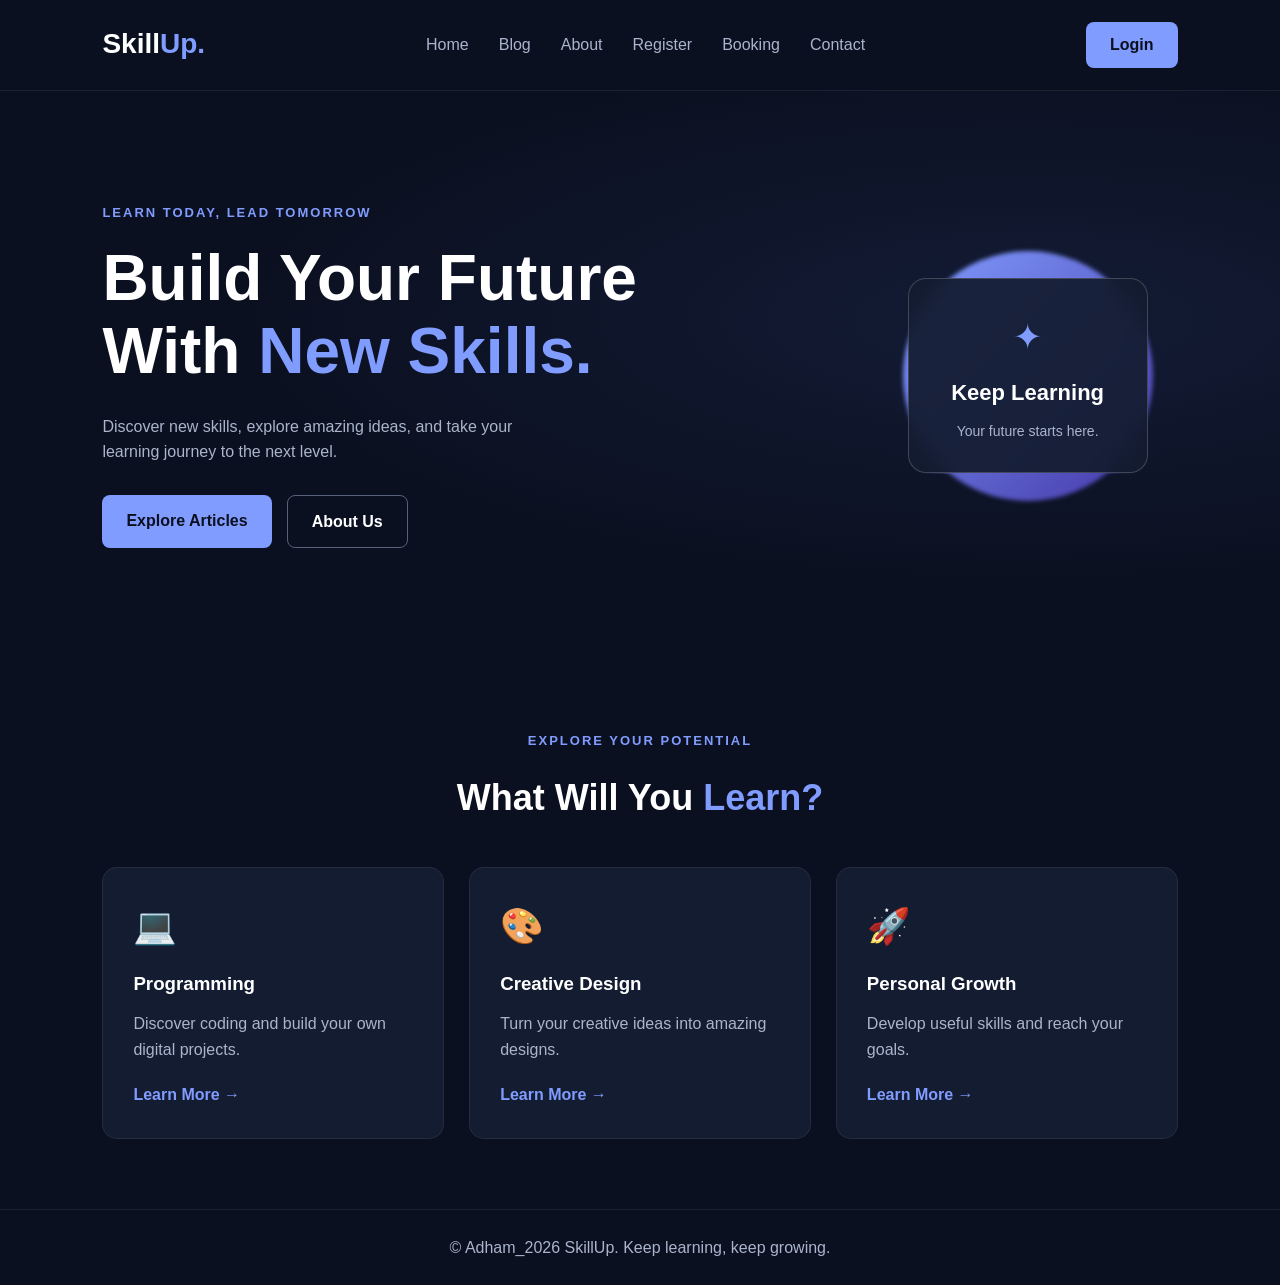
<file: index.html>
<!DOCTYPE html>
<html lang="en">
<head>
    <meta charset="UTF-8">
    <meta name="viewport" content="width=device-width, initial-scale=1.0">
    <title>SkillUp | Learn & Grow</title>
    <link rel="stylesheet" href="style.css">
</head>
<body>

    <!-- Navbar -->
    <header class="header">
        <nav class="navbar">
            <a href="index.html" class="logo">Skill<span>Up.</span></a>

            <ul class="nav-links">
                <li><a href="index.html">Home</a></li>
                <li><a href="blog.html">Blog</a></li>
                <li><a href="about.html">About</a></li>
                <li><a href="register.html">Register</a></li>
                <li><a href="Booking.html">Booking</a></li>
                <li><a href="contact.html">Contact</a></li>
            </ul>

            <a href="login.html" class="nav-btn">Login</a>
        </nav>
    </header>

    <!-- Hero Section -->
    <main>
        <section class="hero">
            <div class="hero-content">
                <p class="subtitle">LEARN TODAY, LEAD TOMORROW</p>

                <h1>
                    Build Your Future <br>
                    With <span>New Skills.</span>
                </h1>

                <p class="hero-text">
                    Discover new skills, explore amazing ideas,
                    and take your learning journey to the next level.
                </p>

                <div class="hero-buttons">
                    <a href="blog.html" class="btn primary-btn">
                        Explore Articles
                    </a>

                    <a href="about.html" class="btn secondary-btn">
                        About Us
                    </a>
                </div>
            </div>

            <div class="hero-shape">
                <div class="shape-circle"></div>
                <div class="shape-card">
                    <span>✦</span>
                    <h2>Keep Learning</h2>
                    <p>Your future starts here.</p>
                </div>
            </div>
        </section>

        <!-- Cards Section -->
        <section class="courses">
            <div class="section-heading">
                <p class="subtitle">EXPLORE YOUR POTENTIAL</p>
                <h2>What Will You <span>Learn?</span></h2>
            </div>

            <div class="cards">
                <article class="card">
                    <div class="card-icon">💻</div>
                    <h3>Programming</h3>
                    <p>Discover coding and build your own digital projects.</p>
                    <a href="blog.html">Learn More →</a>
                </article>

                <article class="card">
                    <div class="card-icon">🎨</div>
                    <h3>Creative Design</h3>
                    <p>Turn your creative ideas into amazing designs.</p>
                    <a href="blog.html">Learn More →</a>
                </article>

                <article class="card">
                    <div class="card-icon">🚀</div>
                    <h3>Personal Growth</h3>
                    <p>Develop useful skills and reach your goals.</p>
                    <a href="blog.html">Learn More →</a>
                </article>
            </div>
        </section>
    </main>

    <!-- Footer -->
    <footer class="footer">
        <p>© Adham_2026 SkillUp. Keep learning, keep growing.</p>
    </footer>

</body>
</html>
</file>
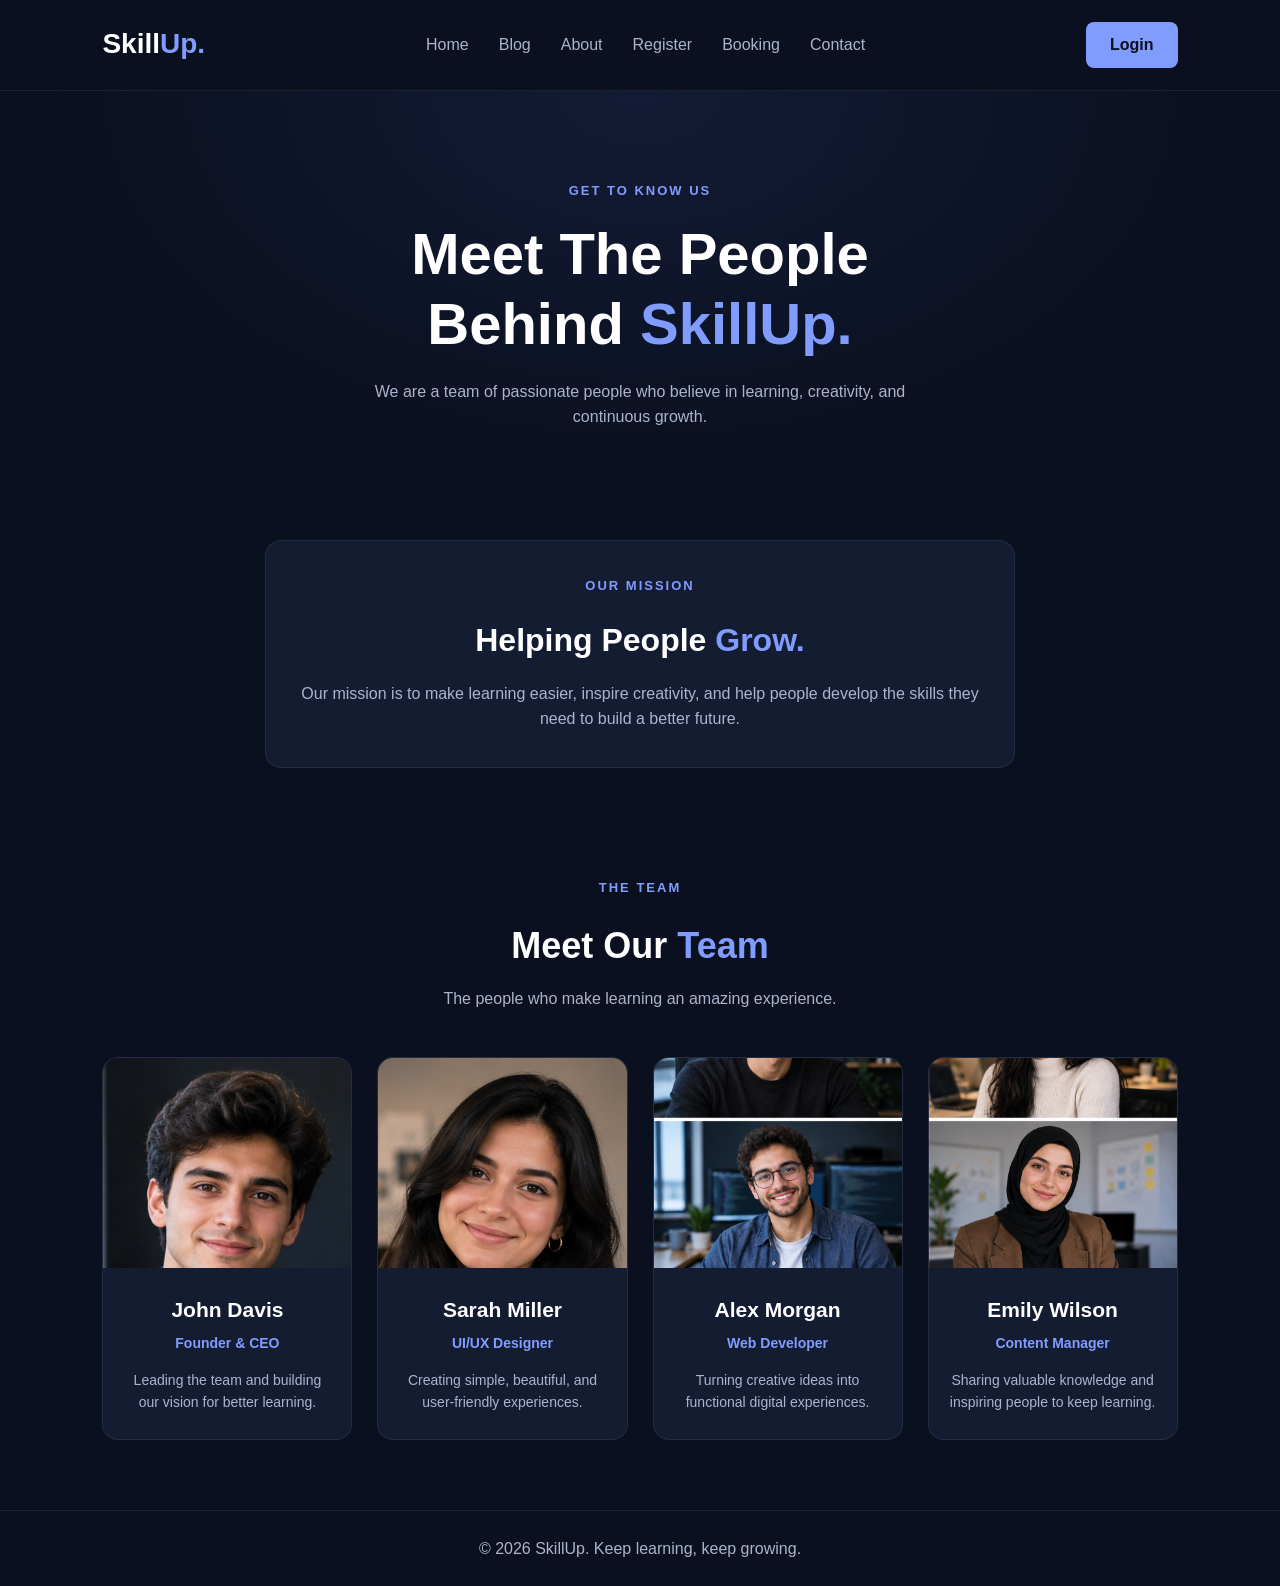
<file: about.html>
<!DOCTYPE html>
<html lang="en">
<head>
    <meta charset="UTF-8">
    <meta name="viewport" content="width=device-width, initial-scale=1.0">
    <title>SkillUp | About Us</title>
    <link rel="stylesheet" href="style.css">
</head>
<body>

    <header class="header">
        <nav class="navbar">
            <a href="index.html" class="logo">Skill<span>Up.</span></a>
            <ul class="nav-links">
                <li><a href="index.html">Home</a></li>
                <li><a href="blog.html">Blog</a></li>
                <li><a href="about.html">About</a></li>
                <li><a href="register.html">Register</a></li>
                <li><a href="Booking.html">Booking</a></li>
                <li><a href="contact.html">Contact</a></li>
            </ul>
            <a href="login.html" class="nav-btn">Login</a>
        </nav>
    </header>

    <main>
        <section class="about-hero">
            <p class="subtitle">GET TO KNOW US</p>
            <h1>Meet The People <br>Behind <span>SkillUp.</span></h1>
            <p>We are a team of passionate people who believe in learning, creativity, and continuous growth.</p>
        </section>

        <section class="mission">
            <div class="mission-content">
                <p class="subtitle">OUR MISSION</p>
                <h2>Helping People <span>Grow.</span></h2>
                <p>Our mission is to make learning easier, inspire creativity, and help people develop the skills they need to build a better future.</p>
            </div>
        </section>

        <section class="team">
            <div class="section-heading">
                <p class="subtitle">THE TEAM</p>
                <h2>Meet Our <span>Team</span></h2>
                <p class="team-description">The people who make learning an amazing experience.</p>
            </div>

            <div class="team-container">
                <article class="team-card">
                    <div class="member-avatar">
                        <img src="images/john.jpg" alt="John Davis, Founder and CEO">
                    </div>
                    <div class="member-info">
                        <h3>John Davis</h3>
                        <p class="member-role">Founder &amp; CEO</p>
                        <p class="member-description">Leading the team and building our vision for better learning.</p>
                    </div>
                </article>

                <article class="team-card">
                    <div class="member-avatar">
                        <img src="images/sarah.jpg" alt="Sarah Miller, UI and UX Designer">
                    </div>
                    <div class="member-info">
                        <h3>Sarah Miller</h3>
                        <p class="member-role">UI/UX Designer</p>
                        <p class="member-description">Creating simple, beautiful, and user-friendly experiences.</p>
                    </div>
                </article>

                <article class="team-card">
                    <div class="member-avatar">
                        <img src="images/alex.jpg" alt="Alex Morgan, Web Developer">
                    </div>
                    <div class="member-info">
                        <h3>Alex Morgan</h3>
                        <p class="member-role">Web Developer</p>
                        <p class="member-description">Turning creative ideas into functional digital experiences.</p>
                    </div>
                </article>

                <article class="team-card">
                    <div class="member-avatar">
                        <img src="images/emily.jpg" alt="Emily Wilson, Content Manager">
                    </div>
                    <div class="member-info">
                        <h3>Emily Wilson</h3>
                        <p class="member-role">Content Manager</p>
                        <p class="member-description">Sharing valuable knowledge and inspiring people to keep learning.</p>
                    </div>
                </article>
            </div>
        </section>
    </main>

    <footer class="footer">
        <p>© 2026 SkillUp. Keep learning, keep growing.</p>
    </footer>

</body>
</html>
</file>
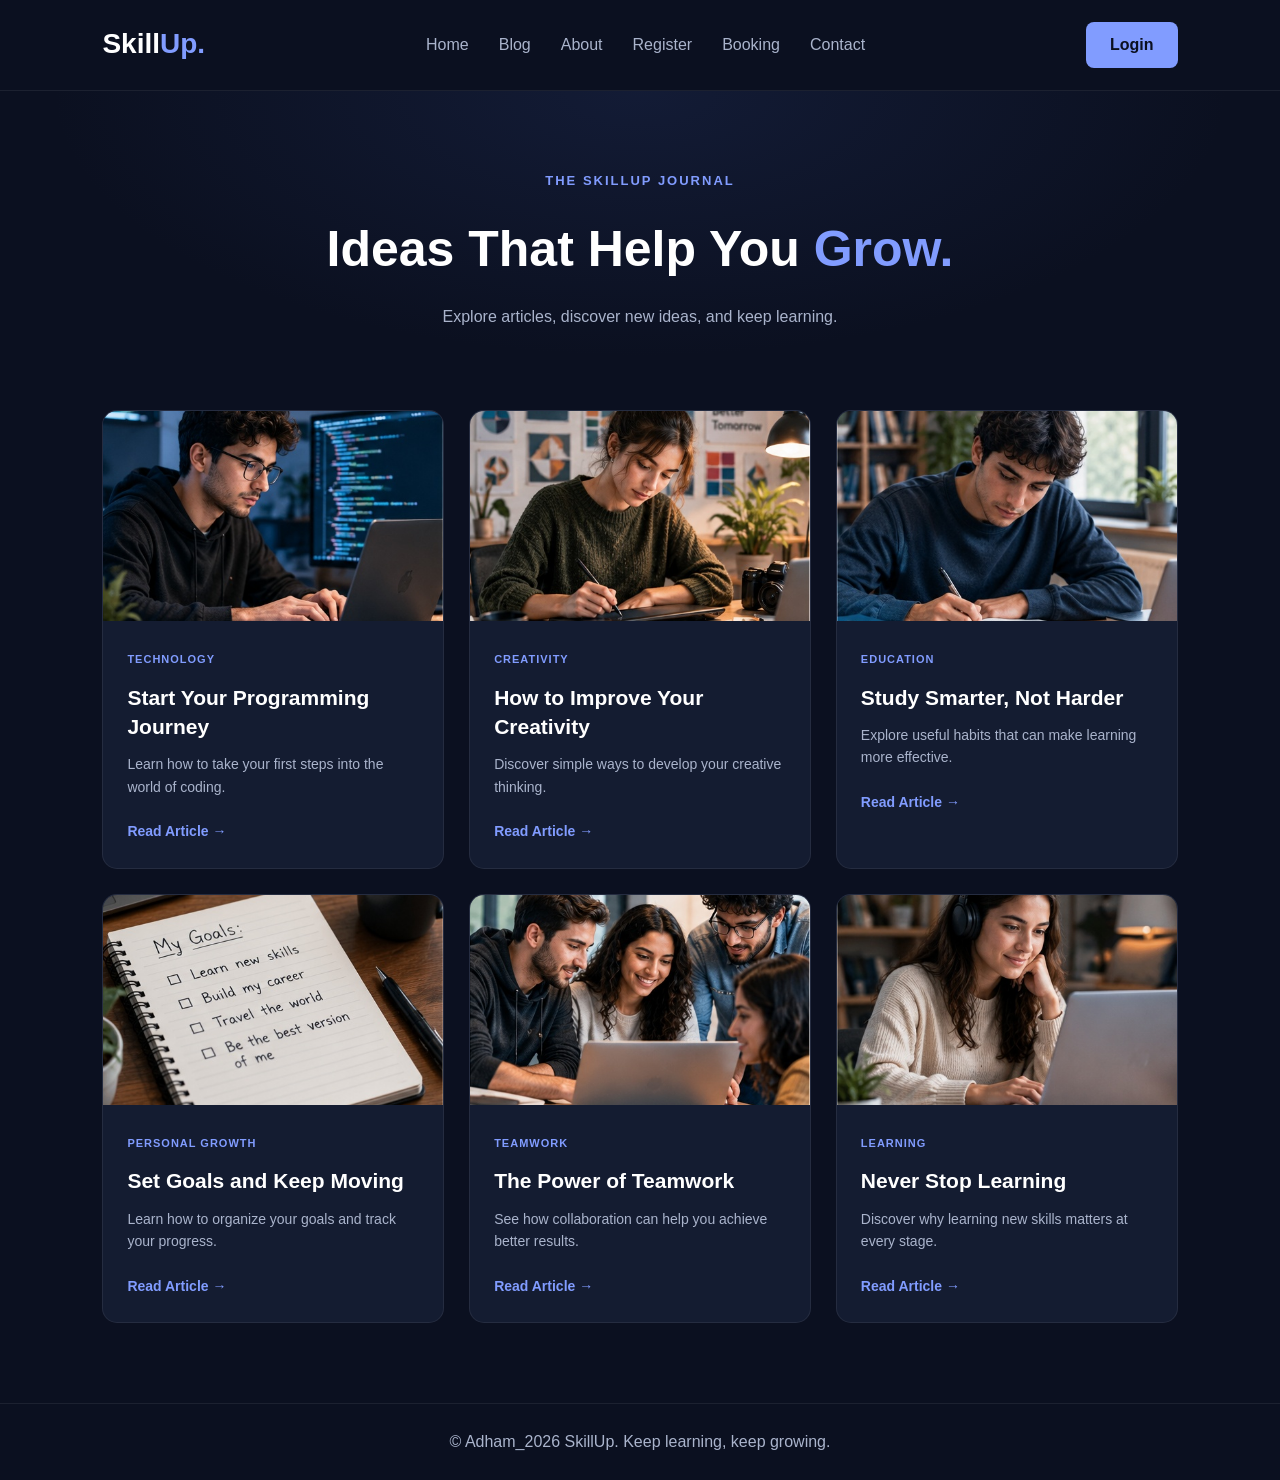
<file: blog.html>
<!DOCTYPE html>
<html lang="en">
<head>
    <meta charset="UTF-8">
    <meta name="viewport" content="width=device-width, initial-scale=1.0">
    <title>SkillUp | Blog</title>
    <link rel="stylesheet" href="style.css">
</head>
<body>

    <!-- Navbar -->
    <header class="header">
        <nav class="navbar">
            <a href="index.html" class="logo">Skill<span>Up.</span></a>

            <ul class="nav-links">
                <li><a href="index.html">Home</a></li>
                <li><a href="blog.html">Blog</a></li>
                <li><a href="about.html">About</a></li>
                <li><a href="register.html">Register</a></li>
                <li><a href="Booking.html">Booking</a></li>
                <li><a href="contact.html">Contact</a></li>
            </ul>

            <a href="login.html" class="nav-btn">Login</a>
        </nav>
    </header>

    <!-- Blog Hero -->
    <section class="blog-hero">
        <p class="subtitle">THE SKILLUP JOURNAL</p>
        <h1>Ideas That Help You <span>Grow.</span></h1>
        <p>Explore articles, discover new ideas, and keep learning.</p>
    </section>

    <!-- Articles -->
    <main class="blog-container">

        <article class="blog-card">
            <img src="images/programming.jpg" alt="Programming on a laptop">

            <div class="blog-content">
                <span class="blog-category">TECHNOLOGY</span>
                <h2>Start Your Programming Journey</h2>
                <p>Learn how to take your first steps into the world of coding.</p>
                <a href="#">Read Article →</a>
            </div>
        </article>

        <article class="blog-card">
            <img src="images/design.jpg" alt="Creative design workspace">

            <div class="blog-content">
                <span class="blog-category">CREATIVITY</span>
                <h2>How to Improve Your Creativity</h2>
                <p>Discover simple ways to develop your creative thinking.</p>
                <a href="#">Read Article →</a>
            </div>
        </article>

        <article class="blog-card">
            <img src="images/study.jpg" alt="Books and study materials">

            <div class="blog-content">
                <span class="blog-category">EDUCATION</span>
                <h2>Study Smarter, Not Harder</h2>
                <p>Explore useful habits that can make learning more effective.</p>
                <a href="#">Read Article →</a>
            </div>
        </article>

        <article class="blog-card">
            <img src="images/goals.jpg" alt="Planning personal goals">

            <div class="blog-content">
                <span class="blog-category">PERSONAL GROWTH</span>
                <h2>Set Goals and Keep Moving</h2>
                <p>Learn how to organize your goals and track your progress.</p>
                <a href="#">Read Article →</a>
            </div>
        </article>

        <article class="blog-card">
            <img src="images/teamwork.jpg" alt="People working together">

            <div class="blog-content">
                <span class="blog-category">TEAMWORK</span>
                <h2>The Power of Teamwork</h2>
                <p>See how collaboration can help you achieve better results.</p>
                <a href="#">Read Article →</a>
            </div>
        </article>

        <article class="blog-card">
            <img src="images/learning.jpg" alt="Learning new skills">

            <div class="blog-content">
                <span class="blog-category">LEARNING</span>
                <h2>Never Stop Learning</h2>
                <p>Discover why learning new skills matters at every stage.</p>
                <a href="#">Read Article →</a>
            </div>
        </article>

    </main>

    <!-- Footer -->
    <footer class="footer">
        <p>© Adham_2026 SkillUp. Keep learning, keep growing.</p>
    </footer>

</body>
</html>
</file>
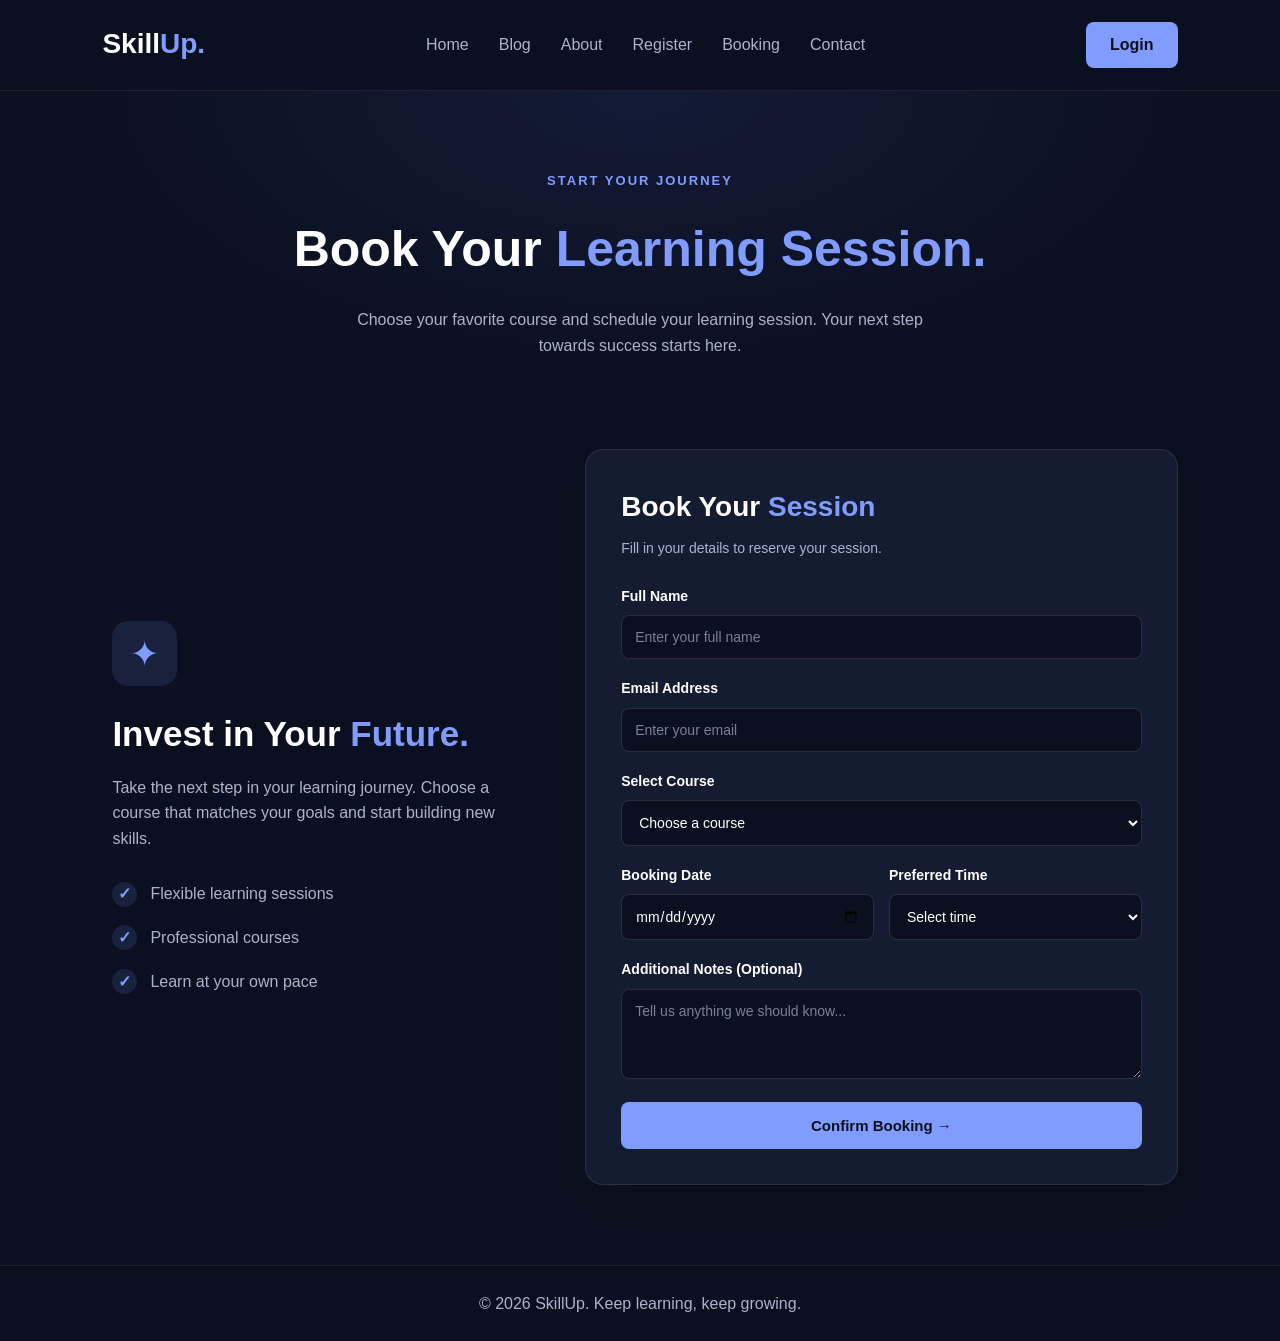
<file: Booking.html>
<!DOCTYPE html>
<html lang="en">
<head>
    <meta charset="UTF-8">
    <meta name="viewport" content="width=device-width, initial-scale=1.0">
    <title>SkillUp | Booking</title>
    <link rel="stylesheet" href="style.css">
</head>
<body>

    <!-- Navbar -->
    <header class="header">
        <nav class="navbar">
            <a href="index.html" class="logo">Skill<span>Up.</span></a>

            <ul class="nav-links">
                <li><a href="index.html">Home</a></li>
                <li><a href="blog.html">Blog</a></li>
                <li><a href="about.html">About</a></li>
                <li><a href="register.html">Register</a></li>
                <li><a href="Booking.html">Booking</a></li>
                <li><a href="contact.html">Contact</a></li>
            </ul>

            <a href="login.html" class="nav-btn">Login</a>
        </nav>
    </header>

    <!-- Booking Hero -->
    <main>
        <section class="booking-hero">
            <p class="subtitle">START YOUR JOURNEY</p>

            <h1>Book Your <span>Learning Session.</span></h1>

            <p>
                Choose your favorite course and schedule your learning session.
                Your next step towards success starts here.
            </p>
        </section>

        <!-- Booking Section -->
        <section class="booking-section">

            <div class="booking-side">
                <div class="booking-icon">✦</div>

                <h2>Invest in Your <span>Future.</span></h2>

                <p>
                    Take the next step in your learning journey.
                    Choose a course that matches your goals
                    and start building new skills.
                </p>

                <div class="booking-benefit">
                    <span>✓</span>
                    Flexible learning sessions
                </div>

                <div class="booking-benefit">
                    <span>✓</span>
                    Professional courses
                </div>

                <div class="booking-benefit">
                    <span>✓</span>
                    Learn at your own pace
                </div>
            </div>

            <!-- Booking Form -->
            <div class="booking-card">

                <h2>Book Your <span>Session</span></h2>

                <p class="booking-description">
                    Fill in your details to reserve your session.
                </p>

                <form class="booking-form" action="#" method="post">

                    <div class="booking-group">
                        <label for="booking-name">Full Name</label>
                        <input
                            type="text"
                            id="booking-name"
                            name="name"
                            placeholder="Enter your full name"
                            required
                        >
                    </div>

                    <div class="booking-group">
                        <label for="booking-email">Email Address</label>
                        <input
                            type="email"
                            id="booking-email"
                            name="email"
                            placeholder="Enter your email"
                            required
                        >
                    </div>

                    <div class="booking-group">
                        <label for="course">Select Course</label>

                        <select id="course" name="course" required>
                            <option value="" disabled selected>
                                Choose a course
                            </option>
                            <option value="web-development">
                                Web Development
                            </option>
                            <option value="graphic-design">
                                Graphic Design
                            </option>
                            <option value="programming">
                                Programming
                            </option>
                            <option value="digital-marketing">
                                Digital Marketing
                            </option>
                            <option value="ui-ux">
                                UI / UX Design
                            </option>
                        </select>
                    </div>

                    <div class="booking-row">

                        <div class="booking-group">
                            <label for="booking-date">Booking Date</label>
                            <input
                                type="date"
                                id="booking-date"
                                name="date"
                                required
                            >
                        </div>

                        <div class="booking-group">
                            <label for="booking-time">Preferred Time</label>

                            <select id="booking-time" name="time" required>
                                <option value="" disabled selected>
                                    Select time
                                </option>
                                <option value="10:00">10:00 AM</option>
                                <option value="12:00">12:00 PM</option>
                                <option value="14:00">2:00 PM</option>
                                <option value="16:00">4:00 PM</option>
                                <option value="18:00">6:00 PM</option>
                            </select>
                        </div>

                    </div>

                    <div class="booking-group">
                        <label for="booking-notes">
                            Additional Notes (Optional)
                        </label>

                        <textarea
                            id="booking-notes"
                            name="notes"
                            rows="3"
                            placeholder="Tell us anything we should know..."
                        ></textarea>
                    </div>

                    <button type="submit" class="booking-submit">
                        Confirm Booking →
                    </button>

                </form>
            </div>

        </section>
    </main>

    <!-- Footer -->
    <footer class="footer">
        <p>© 2026 SkillUp. Keep learning, keep growing.</p>
    </footer>

</body>
</html>
</file>
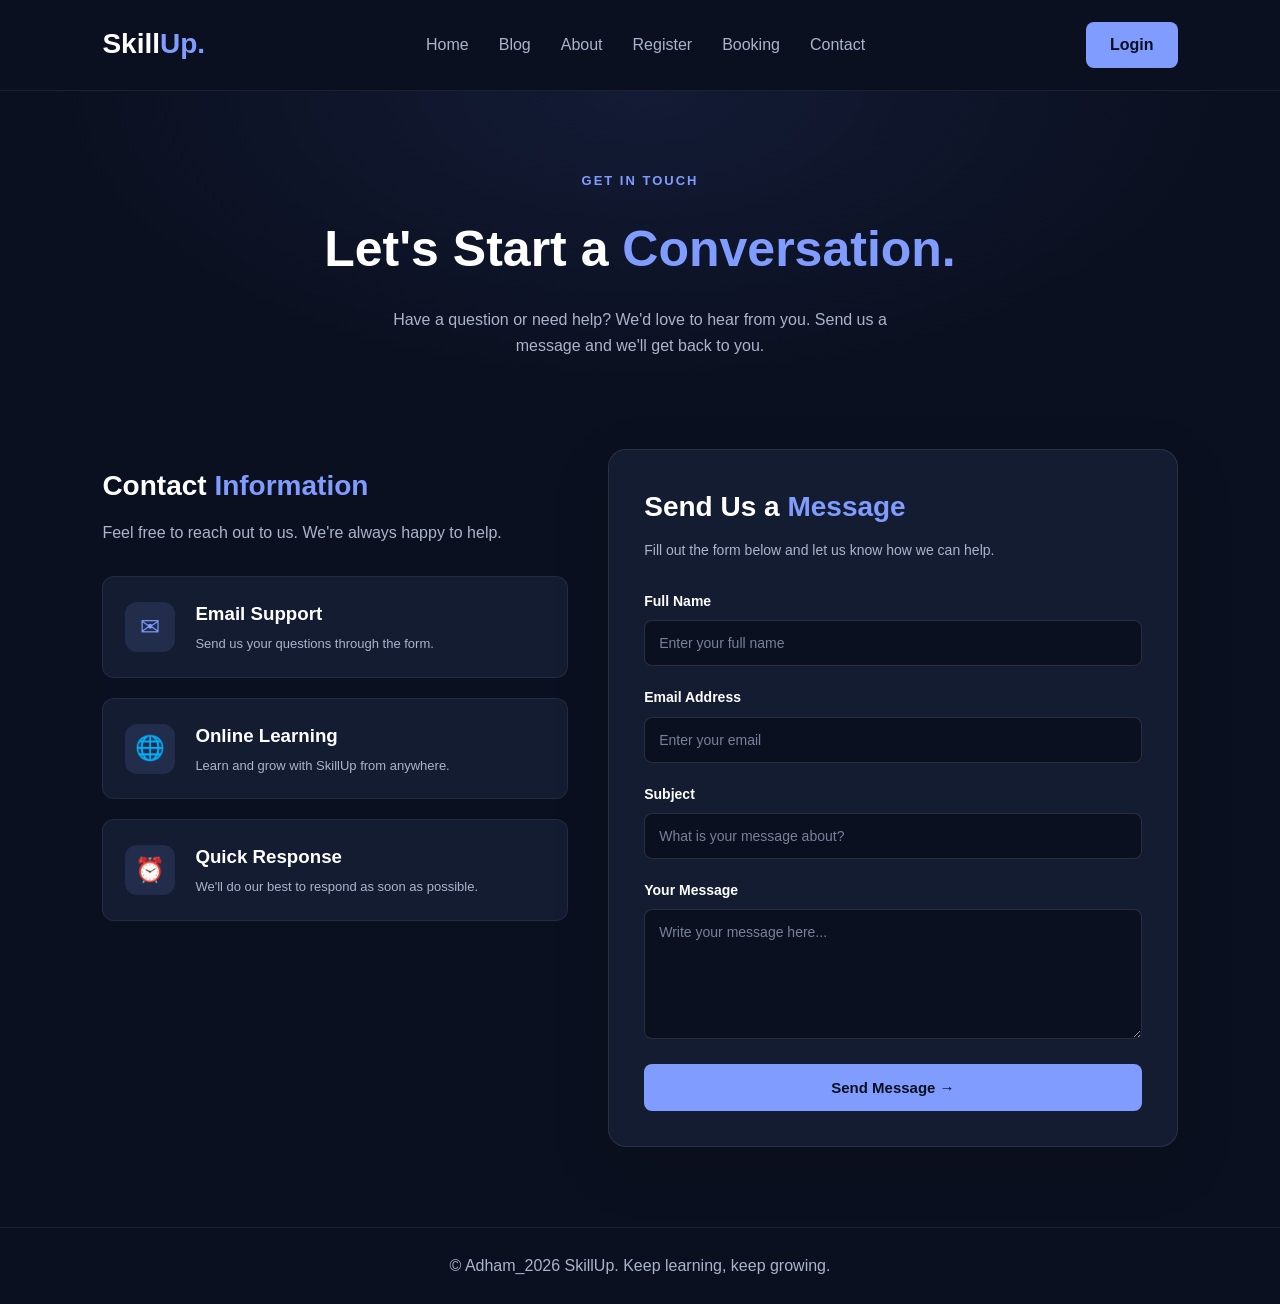
<file: contact.html>
<!DOCTYPE html>
<html lang="en">
<head>
    <meta charset="UTF-8">
    <meta name="viewport" content="width=device-width, initial-scale=1.0">
    <title>SkillUp | Contact Us</title>
    <link rel="stylesheet" href="style.css">
</head>
<body>

    <!-- Navbar -->
    <header class="header">
        <nav class="navbar">
            <a href="index.html" class="logo">Skill<span>Up.</span></a>

            <ul class="nav-links">
                <li><a href="index.html">Home</a></li>
                <li><a href="blog.html">Blog</a></li>
                <li><a href="about.html">About</a></li>
                <li><a href="register.html">Register</a></li>
                <li><a href="Booking.html">Booking</a></li>
                <li><a href="contact.html">Contact</a></li>
            </ul>

            <a href="login.html" class="nav-btn">Login</a>
        </nav>
    </header>

    <!-- Contact Hero -->
    <main>
        <section class="contact-hero">
            <p class="subtitle">GET IN TOUCH</p>

            <h1>Let's Start a <span>Conversation.</span></h1>

            <p>
                Have a question or need help?
                We'd love to hear from you.
                Send us a message and we'll get back to you.
            </p>
        </section>

        <!-- Contact Section -->
        <section class="contact-section">

            <!-- Contact Information -->
            <div class="contact-info">

                <div class="contact-info-heading">
                    <h2>Contact <span>Information</span></h2>
                    <p>
                        Feel free to reach out to us.
                        We're always happy to help.
                    </p>
                </div>

                <div class="contact-info-card">
                    <div class="contact-icon">✉</div>
                    <div>
                        <h3>Email Support</h3>
                        <p>Send us your questions through the form.</p>
                    </div>
                </div>

                <div class="contact-info-card">
                    <div class="contact-icon">🌐</div>
                    <div>
                        <h3>Online Learning</h3>
                        <p>Learn and grow with SkillUp from anywhere.</p>
                    </div>
                </div>

                <div class="contact-info-card">
                    <div class="contact-icon">⏰</div>
                    <div>
                        <h3>Quick Response</h3>
                        <p>We'll do our best to respond as soon as possible.</p>
                    </div>
                </div>

            </div>

            <!-- Contact Form -->
            <div class="contact-form-card">

                <h2>Send Us a <span>Message</span></h2>

                <p class="contact-form-description">
                    Fill out the form below and let us know how we can help.
                </p>

                <form class="contact-form" action="#" method="post">

                    <div class="contact-form-group">
                        <label for="name">Full Name</label>
                        <input
                            type="text"
                            id="name"
                            name="name"
                            placeholder="Enter your full name"
                            required
                        >
                    </div>

                    <div class="contact-form-group">
                        <label for="email">Email Address</label>
                        <input
                            type="email"
                            id="email"
                            name="email"
                            placeholder="Enter your email"
                            required
                        >
                    </div>

                    <div class="contact-form-group">
                        <label for="subject">Subject</label>
                        <input
                            type="text"
                            id="subject"
                            name="subject"
                            placeholder="What is your message about?"
                            required
                        >
                    </div>

                    <div class="contact-form-group">
                        <label for="message">Your Message</label>
                        <textarea
                            id="message"
                            name="message"
                            rows="5"
                            placeholder="Write your message here..."
                            required
                        ></textarea>
                    </div>

                    <button type="submit" class="contact-submit">
                        Send Message →
                    </button>

                </form>
            </div>

        </section>
    </main>

    <!-- Footer -->
    <footer class="footer">
        <p>© Adham_2026 SkillUp. Keep learning, keep growing.</p>
    </footer>

</body>
</html>
</file>
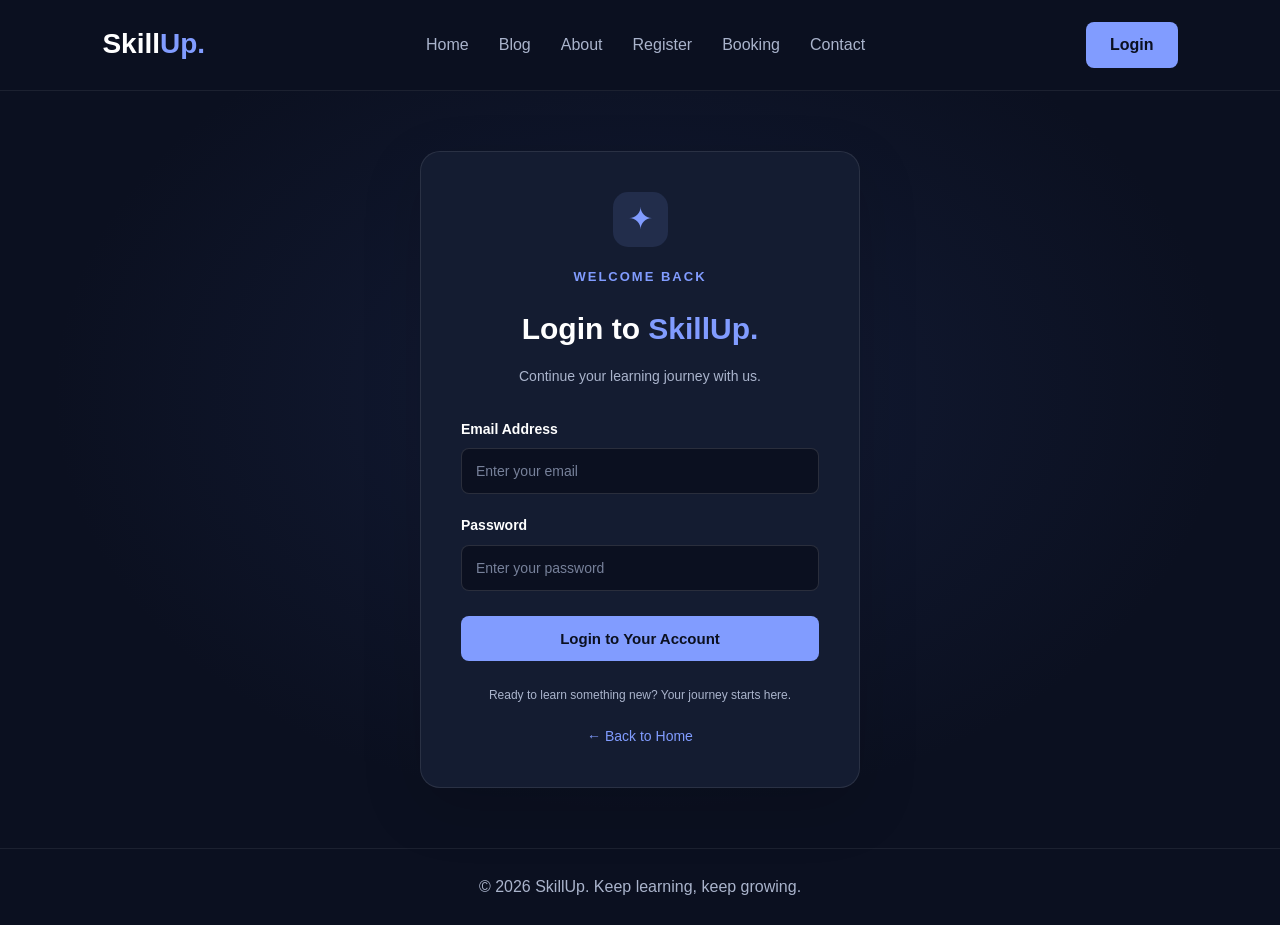
<file: login.html>
<!DOCTYPE html>
<html lang="en">
<head>
    <meta charset="UTF-8">
    <meta name="viewport" content="width=device-width, initial-scale=1.0">
    <title>SkillUp | Login</title>
    <link rel="stylesheet" href="style.css">
</head>
<body>

    <!-- Navbar -->
    <header class="header">
        <nav class="navbar">
            <a href="index.html" class="logo">Skill<span>Up.</span></a>

            <ul class="nav-links">
                <li><a href="index.html">Home</a></li>
                <li><a href="blog.html">Blog</a></li>
                <li><a href="about.html">About</a></li>
                <li><a href="register.html">Register</a></li>
                <li><a href="Booking.html">Booking</a></li>
                <li><a href="contact.html">Contact</a></li>
            </ul>

            <a href="login.html" class="nav-btn">Login</a>
        </nav>
    </header>

    <!-- Login Section -->
    <main class="login-page">

        <section class="login-card">

            <div class="login-icon">✦</div>

            <p class="subtitle">WELCOME BACK</p>

            <h1>Login to <span>SkillUp.</span></h1>

            <p class="login-description">
                Continue your learning journey with us.
            </p>

            <form class="login-form">

                <div class="form-group">
                    <label for="email">Email Address</label>
                    <input
                        type="email"
                        id="email"
                        name="email"
                        placeholder="Enter your email"
                        required
                    >
                </div>

                <div class="form-group">
                    <label for="password">Password</label>
                    <input
                        type="password"
                        id="password"
                        name="password"
                        placeholder="Enter your password"
                        required
                    >
                </div>

                <button type="submit" class="login-submit">
                    Login to Your Account
                </button>

            </form>

            <p class="login-note">
                Ready to learn something new? Your journey starts here.
            </p>

            <a href="index.html" class="back-home">
                ← Back to Home
            </a>

        </section>

    </main>

    <!-- Footer -->
    <footer class="footer">
        <p>© 2026 SkillUp. Keep learning, keep growing.</p>
    </footer>

</body>
</html>
</file>
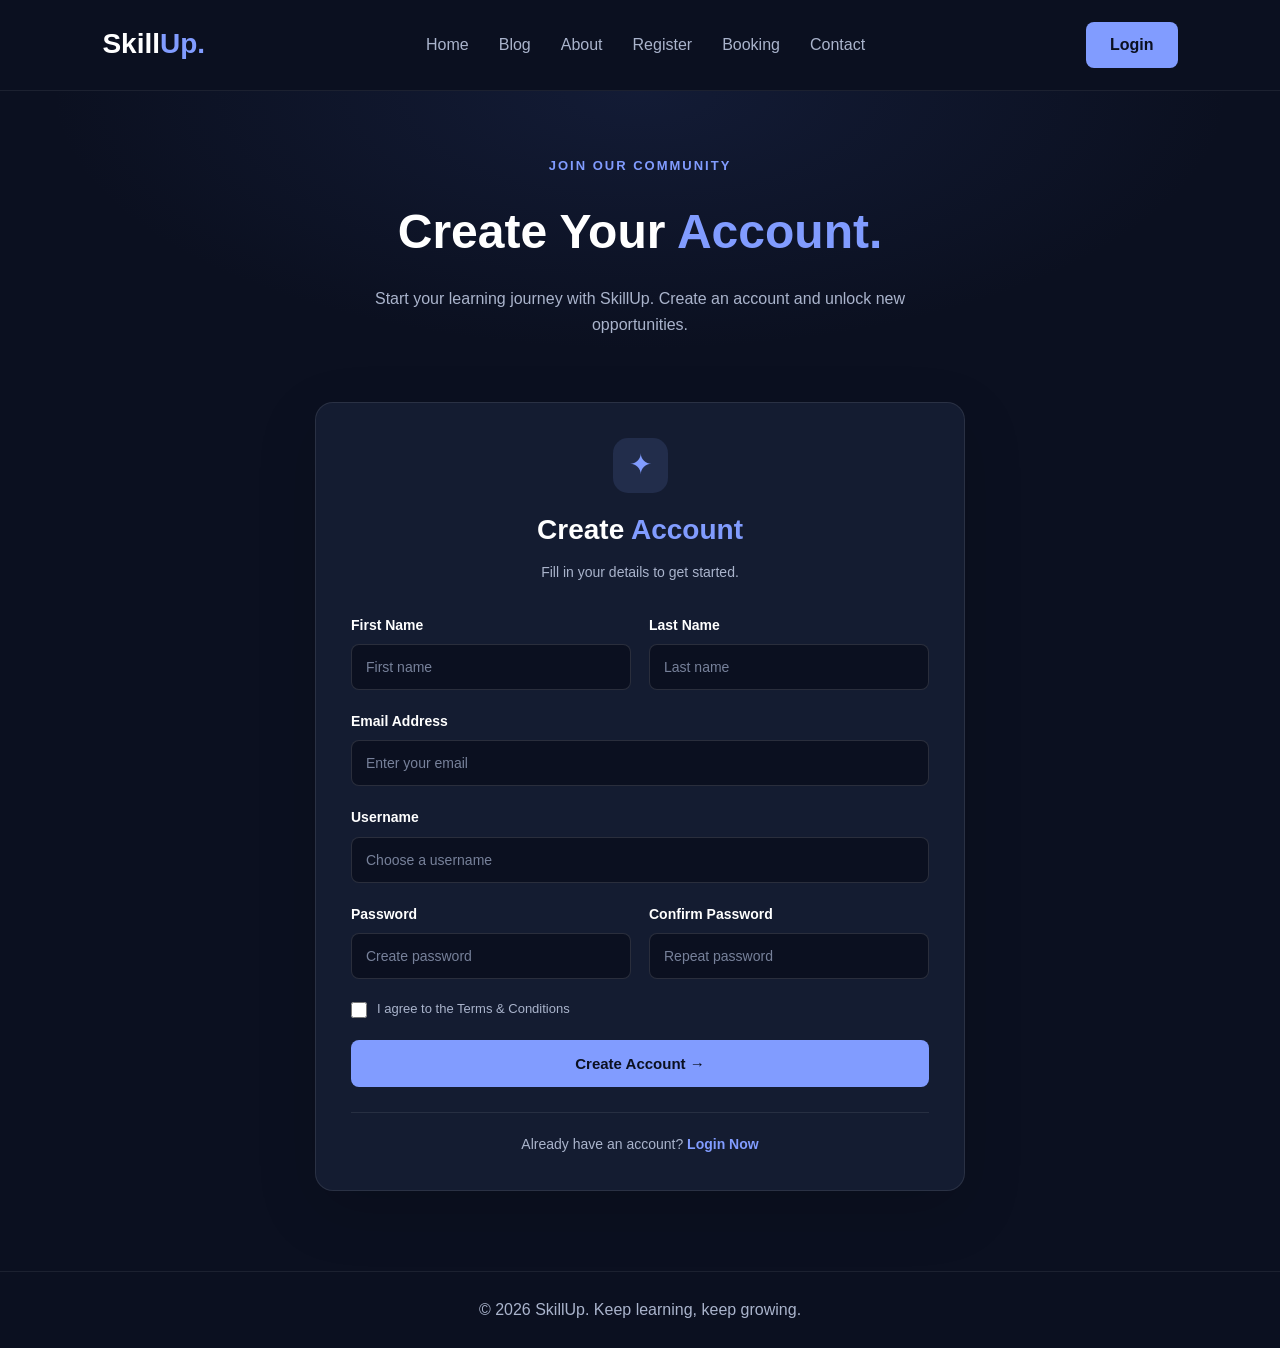
<file: register.html>
<!DOCTYPE html>
<html lang="en">
<head>
    <meta charset="UTF-8">
    <meta name="viewport" content="width=device-width, initial-scale=1.0">
    <title>SkillUp | Create Account</title>
    <link rel="stylesheet" href="style.css">
</head>
<body>

    <!-- Navbar -->
    <header class="header">
        <nav class="navbar">
            <a href="index.html" class="logo">Skill<span>Up.</span></a>

            <ul class="nav-links">
                <li><a href="index.html">Home</a></li>
                <li><a href="blog.html">Blog</a></li>
                <li><a href="about.html">About</a></li>
                <li><a href="register.html">Register</a></li>
                <li><a href="Booking.html">Booking</a></li>
                <li><a href="contact.html">Contact</a></li>
            </ul>

            <a href="login.html" class="nav-btn">Login</a>
        </nav>
    </header>

    <!-- Registration Page -->
    <main>

        <section class="register-hero">
            <p class="subtitle">JOIN OUR COMMUNITY</p>

            <h1>Create Your <span>Account.</span></h1>

            <p>
                Start your learning journey with SkillUp.
                Create an account and unlock new opportunities.
            </p>
        </section>

        <!-- Registration Form -->
        <section class="register-section">

            <div class="register-card">

                <div class="register-heading">
                    <div class="register-icon">✦</div>

                    <h2>Create <span>Account</span></h2>

                    <p>Fill in your details to get started.</p>
                </div>

                <form class="register-form" action="#" method="post">

                    <div class="register-row">

                        <div class="register-group">
                            <label for="first-name">First Name</label>

                            <input
                                type="text"
                                id="first-name"
                                name="first-name"
                                placeholder="First name"
                                required
                            >
                        </div>

                        <div class="register-group">
                            <label for="last-name">Last Name</label>

                            <input
                                type="text"
                                id="last-name"
                                name="last-name"
                                placeholder="Last name"
                                required
                            >
                        </div>

                    </div>

                    <div class="register-group">
                        <label for="register-email">Email Address</label>

                        <input
                            type="email"
                            id="register-email"
                            name="email"
                            placeholder="Enter your email"
                            required
                        >
                    </div>

                    <div class="register-group">
                        <label for="username">Username</label>

                        <input
                            type="text"
                            id="username"
                            name="username"
                            placeholder="Choose a username"
                            required
                        >
                    </div>

                    <div class="register-row">

                        <div class="register-group">
                            <label for="register-password">Password</label>

                            <input
                                type="password"
                                id="register-password"
                                name="password"
                                placeholder="Create password"
                                minlength="8"
                                required
                            >
                        </div>

                        <div class="register-group">
                            <label for="confirm-password">
                                Confirm Password
                            </label>

                            <input
                                type="password"
                                id="confirm-password"
                                name="confirm-password"
                                placeholder="Repeat password"
                                minlength="8"
                                required
                            >
                        </div>

                    </div>

                    <div class="register-terms">
                        <input
                            type="checkbox"
                            id="terms"
                            name="terms"
                            required
                        >

                        <label for="terms">
                            I agree to the Terms & Conditions
                        </label>
                    </div>

                    <button type="submit" class="register-submit">
                        Create Account →
                    </button>

                </form>

                <div class="register-login">
                    <p>
                        Already have an account?
                        <a href="login.html">Login Now</a>
                    </p>
                </div>

            </div>

        </section>

    </main>

    <!-- Footer -->
    <footer class="footer">
        <p>© 2026 SkillUp. Keep learning, keep growing.</p>
    </footer>

</body>
</html>
</file>
<file: style.css>
/* ===== Global Style ===== */

:root {
    --bg-color: #0b1020;
    --card-color: #141c31;
    --primary-color: #819cff;
    --text-color: #ffffff;
    --muted-color: #aab4cc;
}

* {
    margin: 0;
    padding: 0;
    box-sizing: border-box;
}

html {
    scroll-behavior: smooth;
}

body {
    font-family: Arial, sans-serif;
    background: var(--bg-color);
    color: var(--text-color);
    line-height: 1.6;
}

a {
    text-decoration: none;
    color: inherit;
}

ul {
    list-style: none;
}

/* ===== Navbar ===== */

.header {
    padding: 22px 8%;
    border-bottom: 1px solid #ffffff12;
}

.navbar {
    display: flex;
    justify-content: space-between;
    align-items: center;
    gap: 25px;
}

.logo {
    font-size: 28px;
    font-weight: bold;
}

.logo span,
.hero h1 span,
.section-heading h2 span {
    color: var(--primary-color);
}

.nav-links {
    display: flex;
    gap: 30px;
}

.nav-links a {
    color: var(--muted-color);
    transition: 0.3s;
}

.nav-links a:hover {
    color: var(--primary-color);
}

.nav-btn {
    padding: 10px 24px;
    background: var(--primary-color);
    color: var(--bg-color);
    border-radius: 8px;
    font-weight: bold;
    transition: 0.3s;
}

.nav-btn:hover,
.primary-btn:hover {
    transform: translateY(-3px);
    box-shadow: 0 8px 25px #819cff35;
}

/* ===== Hero Section ===== */

.hero {
    min-height: 570px;
    padding: 80px 8%;
    display: flex;
    justify-content: space-between;
    align-items: center;
    gap: 50px;
    overflow: hidden;
    background:radial-gradient(ellipse at 80% 40%, #283a7045, transparent 55%);
}

.hero-content {
    max-width: 600px;
    animation: fadeIn 1s ease both;
}

.subtitle {
    color: var(--primary-color);
    font-size: 13px;
    font-weight: bold;
    letter-spacing: 2px;
    margin-bottom: 18px;
}

.hero h1 {
    font-size: clamp(38px, 5vw, 64px);
    line-height: 1.15;
    margin-bottom: 25px;
}

.hero-text {
    color: var(--muted-color);
    max-width: 470px;
    margin-bottom: 30px;
}

.hero-buttons {
    display: flex;
    flex-wrap: wrap;
    gap: 15px;
}

.btn {
    display: inline-block;
    padding: 13px 24px;
    border-radius: 8px;
    font-weight: bold;
    transition: 0.3s;
}

.primary-btn {
    background: var(--primary-color);
    color: var(--bg-color);
}

.secondary-btn {
    border: 1px solid #56617a;
}

.secondary-btn:hover {
    border-color: var(--primary-color);
    color: var(--primary-color);
}

/* ===== Hero Decoration ===== */

.hero-shape {
    position: relative;
    width: 300px;
    height: 300px;
    flex-shrink: 0;
    display: grid;
    place-items: center;
}

.shape-circle {
    position: absolute;
    width: 250px;
    height: 250px;
    border-radius: 50%;
    background: linear-gradient(135deg, #819cff, #4438a8);
    filter: blur(2px);
    animation: pulse 3s ease-in-out infinite;
}

.shape-card {
    position: relative;
    z-index: 1;
    width: 240px;
    padding: 30px 20px;
    text-align: center;
    background: #141c31eF;
    border: 1px solid #ffffff30;
    border-radius: 18px;
    backdrop-filter: blur(10px);
}

.shape-card span {
    font-size: 35px;
    color: var(--primary-color);
}

.shape-card h2 {
    margin: 10px 0;
    font-size: 22px;
}

.shape-card p {
    color: var(--muted-color);
    font-size: 14px;
}

/* ===== Cards Section ===== */

.courses {
    padding: 70px 8%;
}

.section-heading {
    text-align: center;
    margin-bottom: 40px;
}

.section-heading h2 {
    font-size: 36px;
}

.cards {
    display: flex;
    flex-wrap: wrap;
    gap: 25px;
}

.card {
    flex: 1 1 250px;
    padding: 30px;
    background: var(--card-color);
    border: 1px solid #ffffff12;
    border-radius: 15px;
    transition: 0.3s;
}

.card:hover {
    transform: translateY(-8px);
    border-color: var(--primary-color);
}

.card-icon {
    font-size: 35px;
    margin-bottom: 15px;
}

.card h3 {
    margin-bottom: 12px;
}

.card p {
    color: var(--muted-color);
    margin-bottom: 20px;
}

.card a {
    color: var(--primary-color);
    font-weight: bold;
}

/* ===== Footer ===== */

.footer {
    padding: 25px;
    text-align: center;
    border-top: 1px solid #ffffff12;
    color: var(--muted-color);
}

/* ===== Animations ===== */

@keyframes fadeIn {
    from {
        opacity: 0;
        transform: translateY(25px);
    }

    to {
        opacity: 1;
        transform: translateY(0);
    }
}

@keyframes pulse {
    0%, 100% {
        transform: scale(1);
        opacity: 0.8;
    }

    50% {
        transform: scale(1.08);
        opacity: 1;
    }
}

/* ===== Responsive Design ===== */

@media (max-width: 992px) {
    .hero {
        padding: 60px 6%;
        gap: 20px;
    }

    .hero-shape {
        width: 250px;
        transform: scale(0.9);
    }

    .header {
        padding: 20px 6%;
    }

    .courses {
        padding: 60px 6%;
    }
}

@media (max-width: 768px) {
    .navbar {
        flex-wrap: wrap;
    }

    .nav-links {
        order: 3;
        width: 100%;
        justify-content: center;
        flex-wrap: wrap;
        gap: 18px;
    }

    .hero {
        flex-direction: column;
        text-align: center;
    }

    .hero-text {
        margin-left: auto;
        margin-right: auto;
    }

    .hero-buttons {
        justify-content: center;
    }

    .hero-shape {
        margin-top: 10px;
    }

    .section-heading h2 {
        font-size: 29px;
    }

    .cards {
        flex-direction: column;
    }
}


/* ===== Blog Page ===== */

.blog-hero {
    padding: 80px 8% 50px;
    text-align: center;
    background:
        radial-gradient(ellipse at 50% 0%, #283a7045, transparent 65%);
}

.blog-hero h1 {
    font-size: clamp(32px, 5vw, 50px);
    margin-bottom: 15px;
}

.blog-hero h1 span {
    color: var(--primary-color);
}

.blog-hero > p:last-child {
    color: var(--muted-color);
}

/* ===== Blog Grid ===== */

.blog-container {
    padding: 30px 8% 80px;
    display: grid;
    grid-template-columns: repeat(3, minmax(0, 1fr));
    gap: 25px;
}

.blog-card {
    background: var(--card-color);
    border: 1px solid #ffffff12;
    border-radius: 15px;
    overflow: hidden;
    transition: 0.3s;
}

.blog-card:hover {
    transform: translateY(-6px);
    border-color: var(--primary-color);
}

.blog-card img {
    width: 100%;
    height: 210px;
    object-fit: cover;
    display: block;
}

.blog-content {
    padding: 24px;
}

.blog-category {
    font-size: 11px;
    font-weight: bold;
    letter-spacing: 1px;
    color: var(--primary-color);
}

.blog-content h2 {
    font-size: 21px;
    line-height: 1.4;
    margin: 12px 0;
}

.blog-content p {
    color: var(--muted-color);
    font-size: 14px;
    margin-bottom: 20px;
}

.blog-content a {
    color: var(--primary-color);
    font-weight: bold;
    font-size: 14px;
}

/* ===== Blog Responsive ===== */

@media (max-width: 992px) {
    .blog-container {
        grid-template-columns: repeat(2, minmax(0, 1fr));
    }
}

@media (max-width: 768px) {
    .blog-hero {
        padding: 60px 6% 35px;
    }

    .blog-container {
        padding: 25px 6% 60px;
        grid-template-columns: 1fr;
    }

    .blog-card img {
        height: 230px;
    }
}



/* ===== About Page ===== */

.about-hero {
    padding: 90px 8% 70px;
    text-align: center;
    background: radial-gradient(ellipse at 50% 0%, #283a7045, transparent 65%);
}

.about-hero h1 {
    font-size: clamp(36px, 5vw, 58px);
    line-height: 1.2;
    margin-bottom: 20px;
}

.about-hero h1 span,
.mission-content h2 span,
.team .section-heading h2 span {
    color: var(--primary-color);
}

.about-hero > p:last-child {
    color: var(--muted-color);
    max-width: 550px;
    margin: auto;
}

.mission {
    padding: 40px 8%;
}

.mission-content {
    max-width: 750px;
    margin: auto;
    padding: 35px;
    text-align: center;
    background: var(--card-color);
    border: 1px solid #ffffff12;
    border-radius: 16px;
}

.mission-content h2 {
    font-size: 32px;
    margin-bottom: 15px;
}

.mission-content > p:last-child {
    color: var(--muted-color);
}

.team {
    padding: 70px 8%;
}

.team .section-heading {
    margin-bottom: 45px;
}

.team-description {
    color: var(--muted-color);
    margin-top: 12px;
}

.team-container {
    display: flex;
    flex-wrap: wrap;
    justify-content: center;
    gap: 25px;
}

.team-card {
    flex: 1 1 220px;
    max-width: 300px;
    background: var(--card-color);
    border: 1px solid #ffffff12;
    border-radius: 16px;
    overflow: hidden;
    text-align: center;
    transition: transform 0.3s, border-color 0.3s;
}

.team-card:hover {
    transform: translateY(-8px);
    border-color: var(--primary-color);
}

.member-avatar {
    height: 210px;
    overflow: hidden;
    background: var(--card-color);
}

.member-avatar img {
    display: block;
    width: 100%;
    height: 100%;
    object-fit: cover;
    object-position: center 35%;
    transition: transform 0.4s ease;
}

.team-card:hover .member-avatar img {
    transform: scale(1.05);
}

.member-info {
    padding: 25px 20px;
}

.member-info h3 {
    font-size: 21px;
    margin-bottom: 5px;
}

.member-role {
    color: var(--primary-color);
    font-size: 14px;
    font-weight: bold;
    margin-bottom: 15px;
}

.member-description {
    color: var(--muted-color);
    font-size: 14px;
}

@media (max-width: 992px) {
    .team-container {
        gap: 20px;
    }

    .team-card {
        flex-basis: 260px;
    }
}

@media (max-width: 768px) {
    .about-hero {
        padding: 65px 6% 45px;
    }

    .mission {
        padding: 25px 6%;
    }

    .mission-content {
        padding: 25px;
    }

    .mission-content h2 {
        font-size: 27px;
    }

    .team {
        padding: 50px 6%;
    }

    .team-container {
        flex-direction: column;
        align-items: center;
    }

    .team-card {
        width: 100%;
        max-width: 400px;
        flex: initial;
    }
}




/* ===== Login Page ===== */

.login-page {
    min-height: 80vh;
    padding: 60px 20px;
    display: flex;
    justify-content: center;
    align-items: center;

    background:
        radial-gradient(
            ellipse at 50% 40%,
            #283a7045,
            transparent 65%
        );
}

.login-card {
    width: 100%;
    max-width: 440px;
    padding: 40px;

    background: var(--card-color);
    border: 1px solid #ffffff18;
    border-radius: 20px;

    box-shadow: 0 20px 60px #00000025;

    animation: fadeIn 0.7s ease both;
}

.login-icon {
    width: 55px;
    height: 55px;
    margin: 0 auto 20px;

    display: flex;
    justify-content: center;
    align-items: center;

    border-radius: 15px;
    background: #819cff20;
    color: var(--primary-color);
    font-size: 30px;
}

.login-card > .subtitle {
    text-align: center;
}

.login-card h1 {
    font-size: 30px;
    text-align: center;
    margin-bottom: 12px;
}

.login-card h1 span {
    color: var(--primary-color);
}

.login-description {
    color: var(--muted-color);
    text-align: center;
    font-size: 14px;
    margin-bottom: 30px;
}

/* ===== Login Form ===== */

.login-form {
    display: flex;
    flex-direction: column;
    gap: 20px;
}

.form-group {
    display: flex;
    flex-direction: column;
    gap: 8px;
}

.form-group label {
    font-size: 14px;
    font-weight: bold;
}

.form-group input {
    width: 100%;
    padding: 14px;

    background: #0b1020;
    color: var(--text-color);

    border: 1px solid #ffffff20;
    border-radius: 8px;
    outline: none;

    font-size: 14px;
    transition: border-color 0.3s;
}

.form-group input::placeholder {
    color: #77819a;
}

.form-group input:focus {
    border-color: var(--primary-color);
}

.login-submit {
    padding: 14px;
    margin-top: 5px;

    border: none;
    border-radius: 8px;

    background: var(--primary-color);
    color: var(--bg-color);

    font-size: 15px;
    font-weight: bold;
    cursor: pointer;

    transition: 0.3s;
}

.login-submit:hover {
    transform: translateY(-3px);
    box-shadow: 0 8px 25px #819cff35;
}

.login-note {
    margin-top: 25px;
    color: var(--muted-color);
    text-align: center;
    font-size: 12px;
}

.back-home {
    display: block;
    width: fit-content;
    margin: 20px auto 0;

    color: var(--primary-color);
    font-size: 14px;
}

.back-home:hover {
    text-decoration: underline;
}

/* ===== Login Responsive ===== */

@media (max-width: 480px) {
    .login-page {
        padding: 35px 15px;
    }

    .login-card {
        padding: 28px 22px;
    }

    .login-card h1 {
        font-size: 26px;
    }
}



/* ===== Contact Page ===== */

.contact-hero {
    padding: 80px 8% 50px;
    text-align: center;
    background:
        radial-gradient(ellipse at 50% 0%, #283a7045, transparent 65%);
}

.contact-hero h1 {
    font-size: clamp(32px, 5vw, 50px);
    margin-bottom: 18px;
}

.contact-hero h1 span {
    color: var(--primary-color);
}

.contact-hero > p:last-child {
    max-width: 550px;
    margin: auto;
    color: var(--muted-color);
}

/* Contact Layout */

.contact-section {
    padding: 40px 8% 80px;
    display: grid;
    grid-template-columns: 0.9fr 1.1fr;
    gap: 40px;
    align-items: start;
}

/* Contact Information */

.contact-info {
    padding-top: 15px;
}

.contact-info-heading {
    margin-bottom: 30px;
}

.contact-info-heading h2 {
    font-size: 28px;
    margin-bottom: 12px;
}

.contact-info-heading h2 span {
    color: var(--primary-color);
}

.contact-info-heading p {
    color: var(--muted-color);
}

.contact-info-card {
    display: flex;
    align-items: center;
    gap: 20px;
    padding: 22px;
    margin-bottom: 20px;

    background: var(--card-color);
    border: 1px solid #ffffff12;
    border-radius: 12px;

    transition: 0.3s;
}

.contact-info-card:hover {
    transform: translateX(6px);
    border-color: var(--primary-color);
}

.contact-icon {
    min-width: 50px;
    height: 50px;

    display: flex;
    justify-content: center;
    align-items: center;

    background: #819cff20;
    color: var(--primary-color);
    border-radius: 12px;

    font-size: 24px;
}

.contact-info-card h3 {
    margin-bottom: 5px;
}

.contact-info-card p {
    color: var(--muted-color);
    font-size: 13px;
}

/* Contact Form Card */

.contact-form-card {
    padding: 35px;

    background: var(--card-color);
    border: 1px solid #ffffff18;
    border-radius: 18px;

    box-shadow: 0 20px 60px #00000020;

    animation: fadeIn 0.7s ease both;
}

.contact-form-card h2 {
    font-size: 28px;
    margin-bottom: 10px;
}

.contact-form-card h2 span {
    color: var(--primary-color);
}

.contact-form-description {
    color: var(--muted-color);
    font-size: 14px;
    margin-bottom: 28px;
}

/* Contact Form */

.contact-form {
    display: flex;
    flex-direction: column;
    gap: 20px;
}

.contact-form-group {
    display: flex;
    flex-direction: column;
    gap: 8px;
}

.contact-form-group label {
    font-size: 14px;
    font-weight: bold;
}

.contact-form-group input,
.contact-form-group textarea {
    width: 100%;
    padding: 14px;

    background: var(--bg-color);
    color: var(--text-color);

    border: 1px solid #ffffff20;
    border-radius: 8px;
    outline: none;

    font-family: Arial, sans-serif;
    font-size: 14px;

    transition: 0.3s;
}

.contact-form-group input::placeholder,
.contact-form-group textarea::placeholder {
    color: #77819a;
}

.contact-form-group input:focus,
.contact-form-group textarea:focus {
    border-color: var(--primary-color);
    box-shadow: 0 0 0 3px #819cff15;
}

.contact-form-group textarea {
    resize: vertical;
    min-height: 130px;
}

/* Submit Button */

.contact-submit {
    padding: 15px;
    margin-top: 5px;

    border: none;
    border-radius: 8px;

    background: var(--primary-color);
    color: var(--bg-color);

    font-size: 15px;
    font-weight: bold;
    cursor: pointer;

    transition: 0.3s;
}

.contact-submit:hover {
    transform: translateY(-3px);
    box-shadow: 0 8px 25px #819cff35;
}

/* Contact Responsive */

@media (max-width: 992px) {
    .contact-section {
        padding: 35px 6% 60px;
        gap: 25px;
    }

    .contact-form-card {
        padding: 25px;
    }
}

@media (max-width: 768px) {
    .contact-hero {
        padding: 60px 6% 35px;
    }

    .contact-section {
        grid-template-columns: 1fr;
        padding: 25px 6% 60px;
    }

    .contact-info {
        padding-top: 0;
    }

    .contact-form-card {
        padding: 25px 20px;
    }
}




/* ===== Booking Page ===== */

.booking-hero {
    padding: 80px 8% 50px;
    text-align: center;

    background:
        radial-gradient(ellipse at 50% 0%, #283a7045, transparent 65%);
}

.booking-hero h1 {
    font-size: clamp(32px, 5vw, 50px);
    margin-bottom: 18px;
}

.booking-hero h1 span {
    color: var(--primary-color);
}

.booking-hero > p:last-child {
    max-width: 570px;
    margin: auto;
    color: var(--muted-color);
}

/* Booking Layout */

.booking-section {
    padding: 40px 8% 80px;

    display: grid;
    grid-template-columns: 0.85fr 1.15fr;
    gap: 45px;
    align-items: center;
}

/* Booking Side */

.booking-side {
    padding: 30px 10px;
    animation: fadeIn 0.7s ease both;
}

.booking-icon {
    width: 65px;
    height: 65px;

    display: flex;
    justify-content: center;
    align-items: center;

    background: #819cff20;
    color: var(--primary-color);

    border-radius: 16px;
    font-size: 35px;

    margin-bottom: 25px;
}

.booking-side h2 {
    font-size: 35px;
    line-height: 1.3;
    margin-bottom: 18px;
}

.booking-side h2 span {
    color: var(--primary-color);
}

.booking-side > p {
    color: var(--muted-color);
    margin-bottom: 30px;
}

.booking-benefit {
    display: flex;
    align-items: center;
    gap: 13px;

    margin-bottom: 18px;
    color: var(--muted-color);
}

.booking-benefit span {
    width: 25px;
    height: 25px;

    display: flex;
    justify-content: center;
    align-items: center;

    background: #819cff20;
    color: var(--primary-color);

    border-radius: 50%;
    font-weight: bold;
}

/* Booking Card */

.booking-card {
    width: 100%;
    padding: 35px;

    background: var(--card-color);
    border: 1px solid #ffffff18;
    border-radius: 18px;

    box-shadow: 0 20px 60px #00000025;

    animation: fadeIn 0.7s ease both;
}

.booking-card h2 {
    font-size: 28px;
    margin-bottom: 8px;
}

.booking-card h2 span {
    color: var(--primary-color);
}

.booking-description {
    color: var(--muted-color);
    font-size: 14px;
    margin-bottom: 25px;
}

/* Booking Form */

.booking-form {
    display: flex;
    flex-direction: column;
    gap: 18px;
}

.booking-group {
    display: flex;
    flex-direction: column;
    gap: 8px;
    flex: 1;
    min-width: 0;
}

.booking-group label {
    font-size: 14px;
    font-weight: bold;
}

.booking-group input,
.booking-group select,
.booking-group textarea {
    width: 100%;
    padding: 13px;

    background: var(--bg-color);
    color: var(--text-color);

    border: 1px solid #ffffff20;
    border-radius: 8px;
    outline: none;

    font-family: Arial, sans-serif;
    font-size: 14px;

    transition: 0.3s;
}

.booking-group input::placeholder,
.booking-group textarea::placeholder {
    color: #77819a;
}

.booking-group select {
    cursor: pointer;
}

.booking-group select option {
    background: var(--card-color);
    color: var(--text-color);
}

.booking-group input:focus,
.booking-group select:focus,
.booking-group textarea:focus {
    border-color: var(--primary-color);
    box-shadow: 0 0 0 3px #819cff15;
}

.booking-group textarea {
    resize: vertical;
    min-height: 90px;
}

.booking-row {
    display: flex;
    gap: 15px;
}

/* Booking Button */

.booking-submit {
    width: 100%;
    padding: 15px;
    margin-top: 5px;

    border: none;
    border-radius: 8px;

    background: var(--primary-color);
    color: var(--bg-color);

    font-size: 15px;
    font-weight: bold;

    cursor: pointer;
    transition: 0.3s;
}

.booking-submit:hover {
    transform: translateY(-3px);
    box-shadow: 0 8px 25px #819cff35;
}

/* Booking Responsive */

@media (max-width: 992px) {
    .booking-section {
        padding: 35px 6% 60px;
        gap: 25px;
    }

    .booking-card {
        padding: 25px;
    }
}

@media (max-width: 768px) {
    .booking-hero {
        padding: 60px 6% 35px;
    }

    .booking-section {
        grid-template-columns: 1fr;
        padding: 25px 6% 60px;
    }

    .booking-side {
        padding: 10px 0;
    }

    .booking-side h2 {
        font-size: 30px;
    }

    .booking-card {
        padding: 25px 20px;
    }
}

@media (max-width: 480px) {
    .booking-row {
        flex-direction: column;
    }
}



/* ===== Registration Page ===== */

.register-hero {
    padding: 65px 8% 35px;
    text-align: center;

    background:
        radial-gradient(ellipse at 50% 0%, #283a7045, transparent 65%);
}

.register-hero h1 {
    font-size: clamp(32px, 5vw, 48px);
    margin-bottom: 15px;
}

.register-hero h1 span {
    color: var(--primary-color);
}

.register-hero > p:last-child {
    max-width: 550px;
    margin: auto;
    color: var(--muted-color);
}

/* Registration Section */

.register-section {
    padding: 30px 20px 80px;

    display: flex;
    justify-content: center;
    align-items: center;
}

/* Registration Card */

.register-card {
    width: 100%;
    max-width: 650px;

    padding: 35px;

    background: var(--card-color);
    border: 1px solid #ffffff18;
    border-radius: 18px;

    box-shadow: 0 20px 60px #00000025;

    animation: fadeIn 0.7s ease both;
}

/* Registration Heading */

.register-heading {
    text-align: center;
    margin-bottom: 30px;
}

.register-icon {
    width: 55px;
    height: 55px;

    display: flex;
    justify-content: center;
    align-items: center;

    margin: 0 auto 15px;

    background: #819cff20;
    color: var(--primary-color);

    border-radius: 15px;
    font-size: 28px;
}

.register-heading h2 {
    font-size: 28px;
    margin-bottom: 8px;
}

.register-heading h2 span {
    color: var(--primary-color);
}

.register-heading p {
    color: var(--muted-color);
    font-size: 14px;
}

/* Registration Form */

.register-form {
    display: flex;
    flex-direction: column;
    gap: 20px;
}

.register-row {
    display: flex;
    gap: 18px;
}

.register-group {
    display: flex;
    flex-direction: column;
    gap: 8px;

    flex: 1;
    min-width: 0;
}

.register-group label {
    font-size: 14px;
    font-weight: bold;
}

.register-group input {
    width: 100%;
    padding: 14px;

    background: var(--bg-color);
    color: var(--text-color);

    border: 1px solid #ffffff20;
    border-radius: 8px;
    outline: none;

    font-family: Arial, sans-serif;
    font-size: 14px;

    transition: 0.3s;
}

.register-group input::placeholder {
    color: #77819a;
}

.register-group input:focus {
    border-color: var(--primary-color);
    box-shadow: 0 0 0 3px #819cff15;
}

/* Terms & Conditions */

.register-terms {
    display: flex;
    align-items: center;
    gap: 10px;
}

.register-terms input {
    width: 16px;
    height: 16px;
    accent-color: var(--primary-color);
    cursor: pointer;
}

.register-terms label {
    color: var(--muted-color);
    font-size: 13px;
    cursor: pointer;
}

/* Register Button */

.register-submit {
    width: 100%;
    padding: 15px;

    border: none;
    border-radius: 8px;

    background: var(--primary-color);
    color: var(--bg-color);

    font-size: 15px;
    font-weight: bold;

    cursor: pointer;
    transition: 0.3s;
}

.register-submit:hover {
    transform: translateY(-3px);
    box-shadow: 0 8px 25px #819cff35;
}

/* Login Link */

.register-login {
    text-align: center;
    margin-top: 25px;
    padding-top: 20px;

    border-top: 1px solid #ffffff15;
}

.register-login p {
    color: var(--muted-color);
    font-size: 14px;
}

.register-login a {
    color: var(--primary-color);
    text-decoration: none;
    font-weight: bold;
    transition: 0.3s;
}

.register-login a:hover {
    text-decoration: underline;
}

/* Registration Responsive */

@media (max-width: 768px) {

    .register-hero {
        padding: 50px 6% 30px;
    }

    .register-card {
        padding: 25px;
    }

    .register-row {
        flex-direction: column;
        gap: 20px;
    }

}

@media (max-width: 480px) {

    .register-section {
        padding: 20px 15px 50px;
    }

    .register-card {
        padding: 22px 18px;
    }

    .register-heading h2 {
        font-size: 24px;
    }

}
</file>
